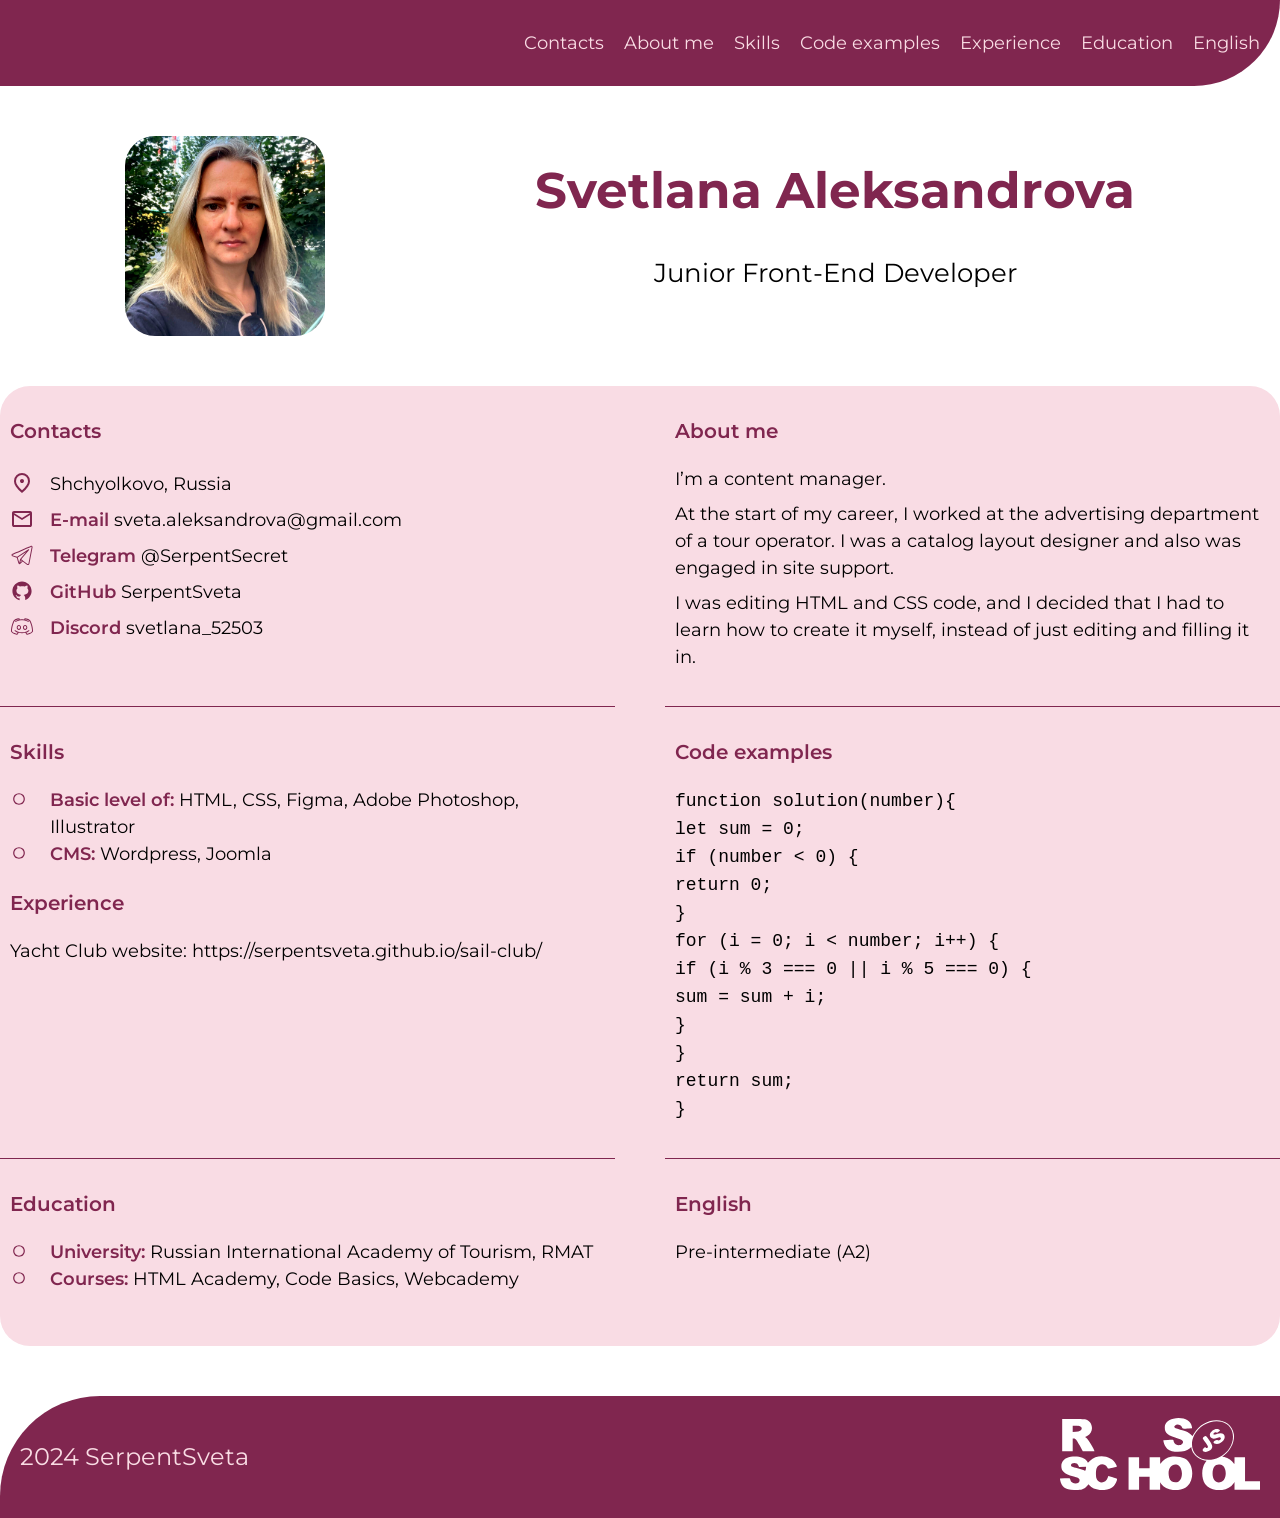
<file: index.html>
<!DOCTYPE html>
<html lang="en">

<head>
    <meta charset="UTF-8">
    <meta name="viewport" content="width=device-width, initial-scale=1.0">
    <title>CV Svetlana Aleksandrova</title>
    <link rel="stylesheet" href="./style.css">
    <link rel="preconnect" href="https://fonts.googleapis.com">
    <link rel="preconnect" href="https://fonts.gstatic.com" crossorigin>
    <link href="https://fonts.googleapis.com/css2?family=Montserrat:ital,wght@0,100..900;1,100..900&display=swap"
        rel="stylesheet">
</head>

<body>
    <header class="header">
        <div class="container">
            <nav class="nav">
                <ul class="nav-list">
                    <li class="nav-item"><a class="nav-link" href="#contacts">Contacts</a></li>
                    <li class="nav-item"><a class="nav-link" href="#about-me">About me</a></li>
                    <li class="nav-item"><a class="nav-link" href="#skills">Skills</a></li>
                    <li class="nav-item"><a class="nav-link" href="#code-examples">Code examples</a></li>
                    <li class="nav-item"><a class="nav-link" href="#experience">Experience</a></li>
                    <li class="nav-item"><a class="nav-link" href="#education">Education</a></li>
                    <li class="nav-item"><a class="nav-link" href="#english">English</a></li>
                </ul>
            </nav>
        </div>
    </header>
    <main class="main">
        <div class="container">
            <section class="section-main">
                <img class="section-main__photo" src="./assets/img/photo_svetlana-aleksandrova.jpg"
                    alt="Svetlana Aleksandrova">
                <div class="section-main__description">
                    <h1 class="section-title main-title">Svetlana Aleksandrova</h1>
                    <p class="section-main__text">Junior Front-End Developer</p>
                </div>
            </section>
            <div class="main__container">
                <section class="section" id="contacts">
                    <h2 class="section__title">Contacts</h2>
                    <ul class="section__contacts">
                        <li class="contacts__item contacts_adress">Shchyolkovo, Russia</li>
                        <li class="contacts__item contacts_email"><span class="text-title">E-mail</span> <a
                                href="mailto:sveta.aleksandrova@gmail.com">sveta.aleksandrova@gmail.com</a></li>
                        <li class="contacts__item contacts_telegram"><span class="text-title">Telegram</span> <a
                                href="https://t.me/SerpentSecret" target="_blank">@SerpentSecret</a></li>
                        <li class="contacts__item contacts_github"><span class="text-title">GitHub</span> <a
                                href="https://github.com/serpentsveta">SerpentSveta</a></li>
                        <li class="contacts__item contacts_discord"><span class="text-title">Discord</span> <a
                                href="https://discord.com/users/1187796616372027422" target="_blank">svetlana_52503</a>
                        </li>
                    </ul>
                </section>
                <section class="section" id="about-me">
                    <h2 class="section__title">About me</h2>
                    <div class="section__text">
                        <p class="about-me-text">I’m a content manager.</p>
                        <p class="about-me-text">At the start of my career, I worked at the advertising department of a
                            tour operator. I was a catalog layout designer
                            and also was engaged in site support.</p>
                        <p class="about-me-text">I was editing HTML and CSS code, and I decided that I had to learn how
                            to create it myself, instead of just editing and
                            filling it in.</p>
                    </div>
                </section>
                <section class="section" id="skills">
                    <h2 class="section__title">Skills</h2>
                    <ul class="section__skills">
                        <li class="skills__item"><span class="text-title">Basic level of:</span> HTML, CSS, Figma, Adobe
                            Photoshop, Illustrator</li>
                        <li class="skills__item"><span class="text-title">CMS:</span> Wordpress, Joomla</li>
                    </ul>
                    <h2 class="section__title" id="experience">Experience</h2>
                    <div class="experience">Yacht Club website: <a class="experience-link" href="https://serpentsveta.github.io/sail-club/" target="_blank"
                            rel="noopener noreferrer">https://serpentsveta.github.io/sail-club/</a>
                    </div>
                </section>
                 <section class="section" id="code-examples">
                    <h2 class="section__title">Code examples</h2>
                    <code>
function solution(number){ <br>
  let sum = 0; <br>
  if (number &lt; 0) {<br>
    return 0;<br>
  }<br>
  for (i = 0; i &lt; number; i++) {<br>
    if (i % 3 === 0 || i % 5 === 0) {<br>
      sum = sum + i;<br>
    }<br>
  }<br>
  return sum;<br>
}
                        </code>
                </section>
                 <section class="section" id="education">
                    <h2 class="section__title">Education</h2>
                    <ul class="section__skills">
                        <li class="skills__item"><span class="text-title">University:</span> Russian International
                            Academy of Tourism, RMAT</li>
                        <li class="skills__item"><span class="text-title">Courses:</span> <a
                                href="https://htmlacademy.ru/" target="_blank" rel="noopener noreferrer">HTML
                                Academy</a>, <a href="https://code-basics.com/ru" target="_blank"
                                rel="noopener noreferrer">Code Basics</a>, <a href="https://webcademy.ru/"
                                target="_blank" rel="noopener noreferrer">Webcademy</a></li>
                    </ul>
                </section>
                <section class="section" id="english">
                    <h2 class="section__title">English</h2>
                    <p>Pre-intermediate (А2)</p>
                </section>
            </div>
        </div>
    </main>
    <footer class="footer">
        <div class="container">
            <div class="footer-container">
            <div class="footer-info">2024 <a href="https://github.com/serpentsveta" target="_blank">SerpentSveta</a></div>
            <a href="https://rs.school/courses/javascript-ru" target="_blank"><img class="footer__logo" src="./assets/svg/rss.svg" alt="Логотип RS School"></a>
            </div>
        </div>
    </footer>
</body>

</html>
</file>
<file: style.css>
* {
    box-sizing: border-box;
}

html {
    scroll-behavior: smooth;
}

a {
    text-decoration: none;
    color: #000;
    transition: color 0.5s;
}

a:hover {
    color: #80264f;
}

body {
    min-height: 100vh;
    margin: 0;
    padding: 0;
    display: flex;
    flex-direction: column;
    justify-content: space-between;
    font-family: "Montserrat", sans-serif;
    font-size: 18px;
    font-weight: 400;
    line-height: 1.5;
}

.container {
    max-width: 1440px;
    margin: 0 auto;
}

.header {
    background-color: #80264f;
    border-bottom-right-radius: 100px;
}

.nav-list {
    padding: 0 20px;
    display: flex;
    flex-wrap: wrap;
    justify-content: flex-end;
    gap: 20px;
    align-items: center;
    list-style: none;
}

.nav-link {
    line-height: 50px;
    transition: 0.3s;
}

.nav-item a {
    color: #F9DCE4;
    transition: all 0.5s;
}

.nav-item a:hover {
    color: #fdb4c3;
}

.nav-item a:focus {
    color: #e58ba0;
    outline: 1px solid #fdb4c3;
    outline-offset: 3px;
}

.main-title {
    margin: 0;
    font-weight: 700;
    font-size: 50px;
    color: #80264f;
}

.section-main__photo {
    width: 200px;
    height: 200px;
    object-fit: cover;
    border-radius: 30px;
    /* border-radius: 50%;
    box-shadow: 0 1px 4px rgba(0, 0, 0, .6);
    filter: grayscale(0.2) brightness(1.05); */
}

.section-main {
    padding: 50px 30px;
    display: flex;
    justify-content: space-around;
    align-items: center;
    /* border-bottom: 15px solid #fdb4c3;
    border-bottom-right-radius: 30px; */
}

.section-main__description {
    margin: 0 20px;
    text-align: center;
}

.section-main__text {
    font-size: 26px;
}

.section {
    padding: 10px 10px 35px 10px;
    width: calc((100% - 50px)/2);
    border-bottom: 1px solid #80264f;
}

.main__container {
    margin-bottom: 50px;
    display: flex;
    flex-wrap: wrap;
    column-gap: 50px;
    background-color: #F9DCE4;
    border-radius: 30px;
}

.section__title {
    margin: 20px 0;
    font-size: 20px;
    font-weight: 600;
    color: #80264f;
}

.section__contacts {
    position: relative;
    list-style: none;
    padding-left: 0;
    line-height: 2;
}

.text-title {
    color: #80264f;
    font-weight: 600;
}

.contacts__item {
    position: relative;
}

.contacts__item::before {
    content: "";
    position: absolute;
    top: 5px;
    left: 0px;
    width: 24px;
    height: 24px;
    background-size: contain;
    background-repeat: no-repeat;
}

.contacts_adress {
    padding-left: 40px;
}

.contacts_adress::before {
    background-image: url("./assets/svg/location.svg");
}

.contacts_email {
    padding-left: 40px;
}

.contacts_email::before {
    background-image: url("./assets/svg/mail.svg");
}

.contacts_telegram {
    padding-left: 40px;
}

.contacts_telegram::before {
    background-image: url("./assets/svg/telegram.svg");
}

.contacts_github {
    padding-left: 40px;
}

.contacts_github::before {
    background-image: url("./assets/svg/github.svg");
}

.contacts_discord {
    padding-left: 40px;
}

.contacts_discord::before {
    background-image: url("./assets/svg/discord.svg");
}

.about-me-text {
    margin: 0;
    padding-top: 8px;
}

p:first-child {
    padding-top: 0;
}

.section__skills {
    padding-left: 0;
    list-style: none;
}

.skills__item::before {
    content: "";
    position: absolute;
    top: 5px;
    left: 2px;
    width: 14px;
    height: 14px;
    background-size: 14px 14px;
    background-image: url("./assets/svg/circle.svg");
}

.skills__item {
    padding-left: 40px;
    position: relative;
}

pre {
    margin: 0;
    padding: 0;
}

code {
    margin: 0;
    padding: 0;
}

#english,
#education {
    border: none;
}

.footer {
    padding: 20px;
    background-color: #80264f;
    border-top-left-radius: 100px;
}

.footer-container {
    display: flex;
    justify-content: space-between;
    align-items: center;    
}

.footer__logo {
    width: 200px;
}

.footer-info {
    color: #F9DCE4;
    font-size: 24px;
}

.footer-info a {
    color: #F9DCE4;
    transition: all 0.5s;
}

.footer-info a:hover {
    color: #fdb4c3;
}

@media (max-width: 768px) {
    .section {
        width: 100%;
    }
}
</file>
